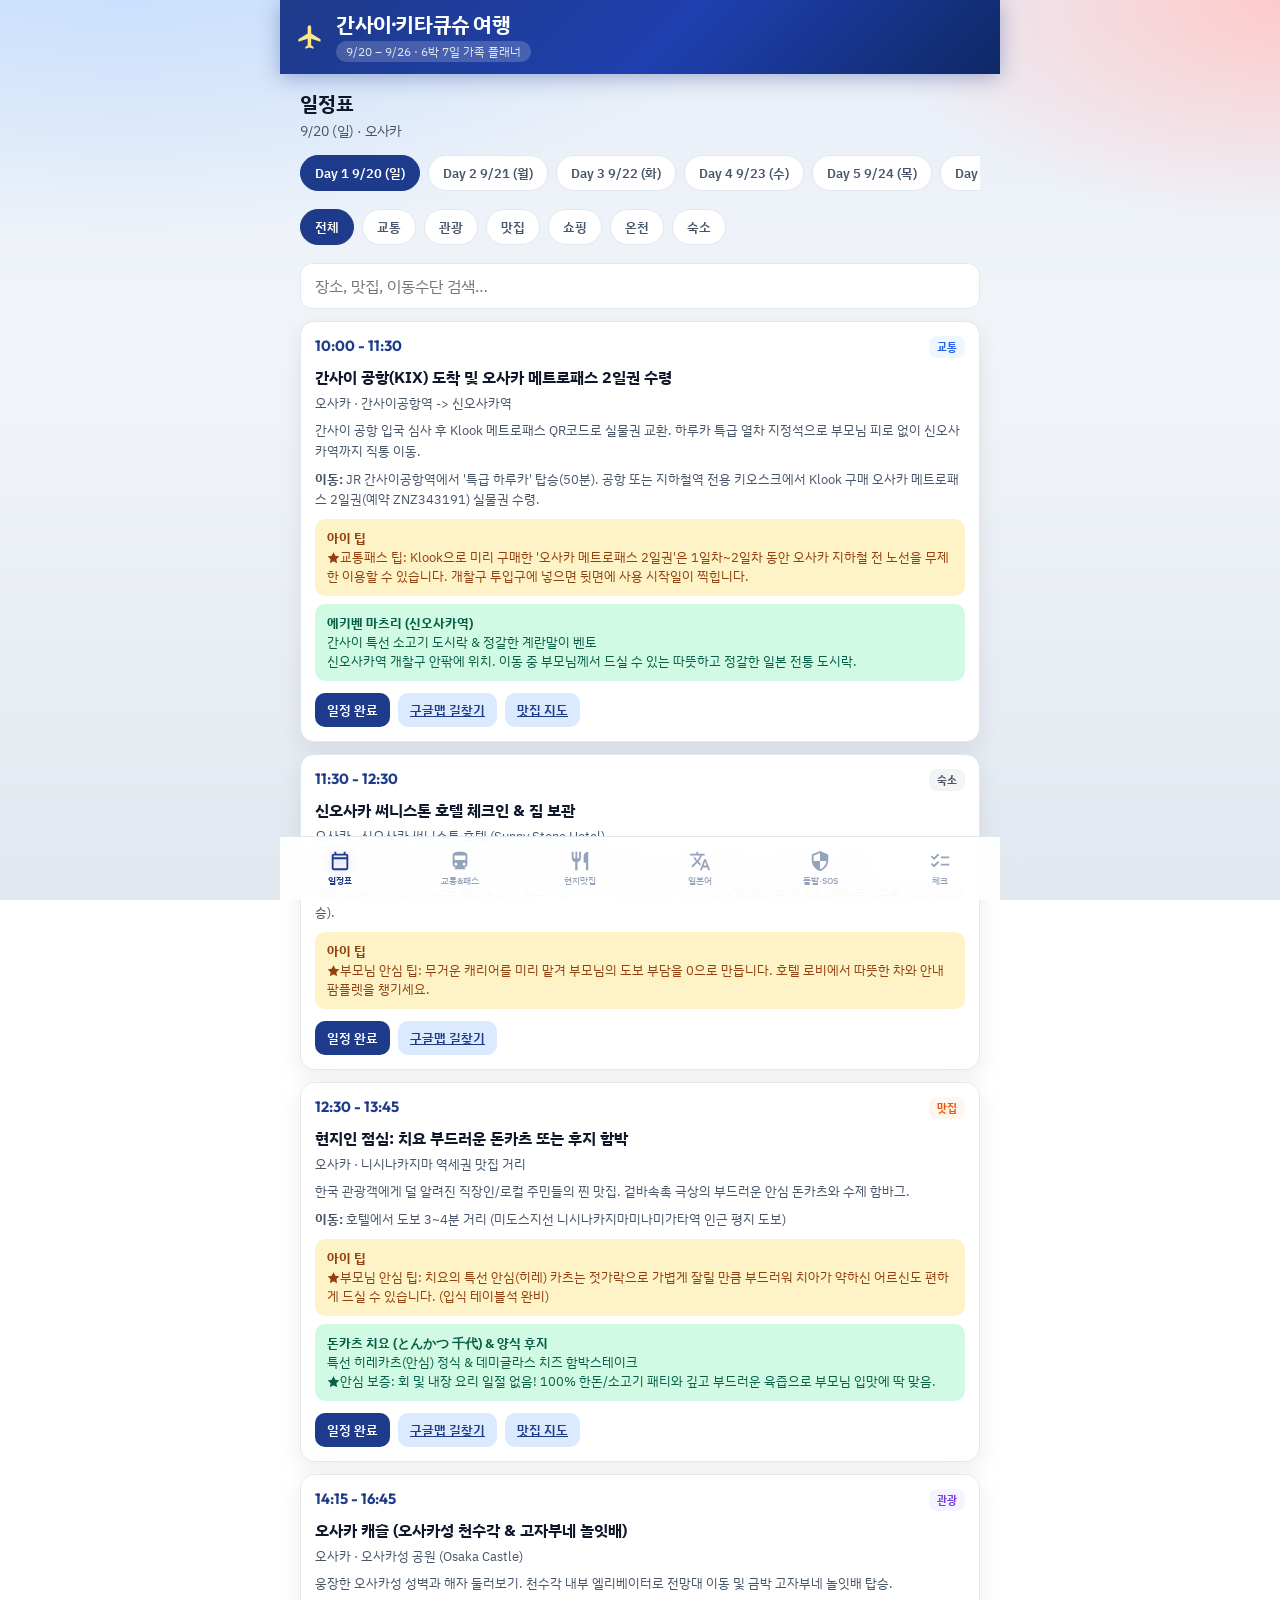
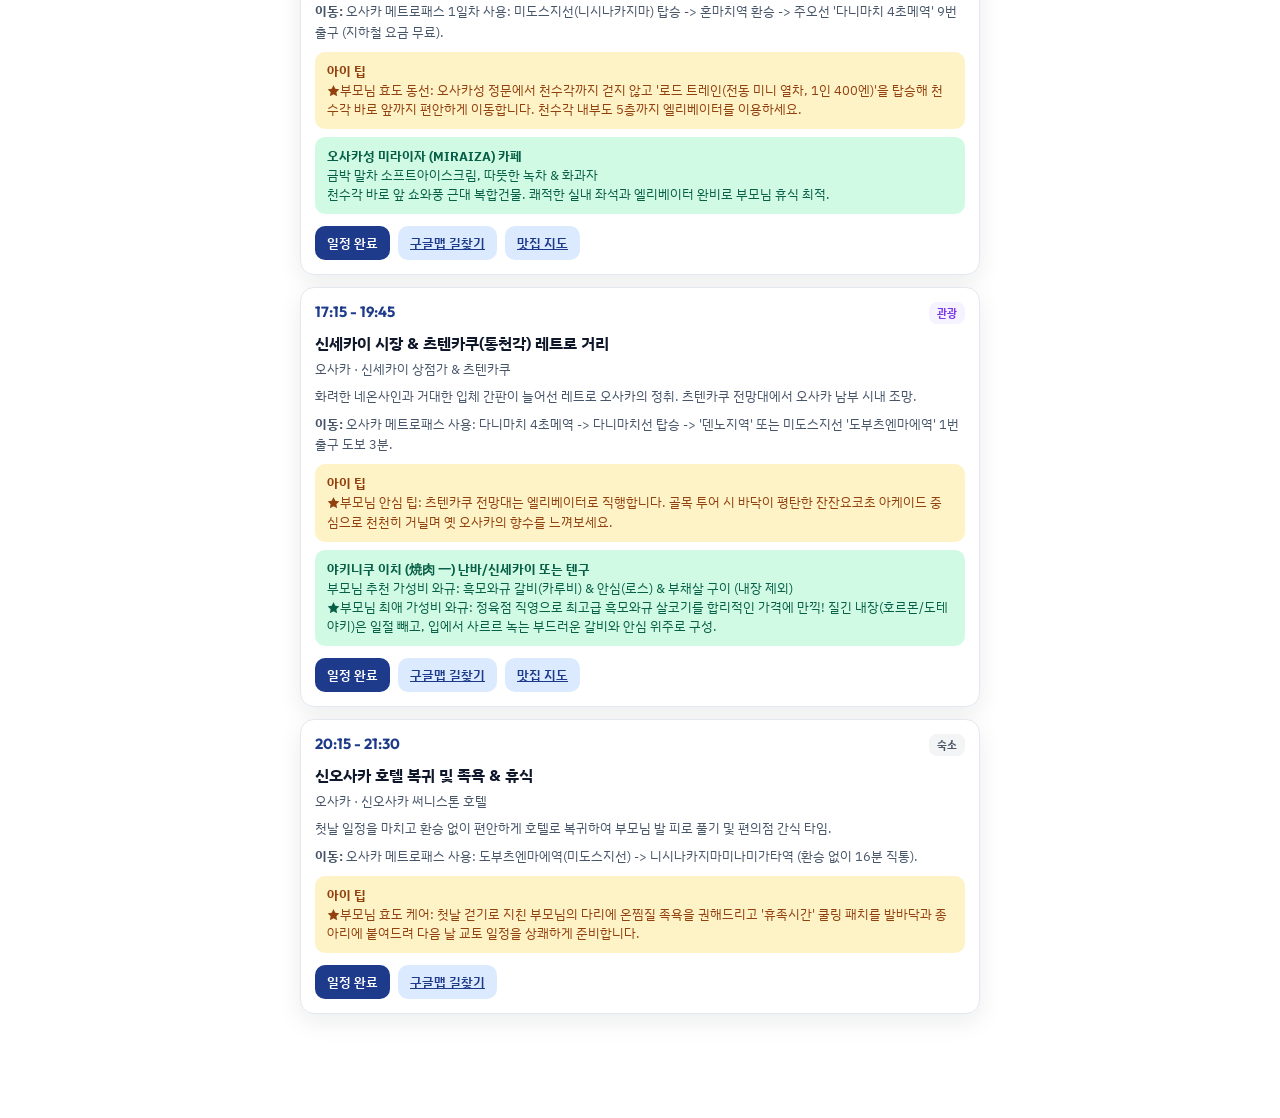
<file: docs/index.html>
<!DOCTYPE html>
<html lang="ko">
<head>
  <meta charset="UTF-8" />
  <meta name="viewport" content="width=device-width, initial-scale=1, viewport-fit=cover" />
  <meta name="theme-color" content="#1E3A8A" />
  <meta name="description" content="간사이·키타큐슈 가족 여행 플래너 — 일정, 교통, 맛집, SOS, 체크리스트, AI 일본어 학습" />
  <title>간사이·키타큐슈 여행 플래너</title>
  <link rel="preconnect" href="https://fonts.googleapis.com" />
  <link rel="preconnect" href="https://fonts.gstatic.com" crossorigin />
  <link href="https://fonts.googleapis.com/css2?family=IBM+Plex+Sans+KR:wght@400;500;600;700&family=Outfit:wght@600;700;800&display=swap" rel="stylesheet" />
  <link rel="stylesheet" href="./styles.css" />
</head>
<body>
  <div class="app">
    <header class="topbar">
      <div class="topbar-inner">
        <svg class="brand-icon" viewBox="0 0 24 24" aria-hidden="true"><path fill="currentColor" d="M21 16v-2l-8-5V3.5a1.5 1.5 0 0 0-3 0V9l-8 5v2l8-2.5V19l-2 1.5V22l3.5-1 3.5 1v-1.5L13 19v-5.5l8 2.5z"/></svg>
        <div>
          <h1 class="brand">간사이·키타큐슈 여행</h1>
          <p class="brand-sub">9/20 – 9/26 · 6박 7일 가족 플래너</p>
        </div>
      </div>
    </header>

    <main id="main" class="main" aria-live="polite"></main>

    <nav class="bottom-nav" aria-label="주요 메뉴">
      <button type="button" class="nav-btn active" data-tab="schedule" aria-current="page">
        <svg viewBox="0 0 24 24" aria-hidden="true"><path fill="currentColor" d="M19 4h-1V2h-2v2H8V2H6v2H5c-1.1 0-2 .9-2 2v14c0 1.1.9 2 2 2h14c1.1 0 2-.9 2-2V6c0-1.1-.9-2-2-2zm0 16H5V10h14v10zm0-12H5V6h14v2z"/></svg>
        <span>일정표</span>
      </button>
      <button type="button" class="nav-btn" data-tab="transit">
        <svg viewBox="0 0 24 24" aria-hidden="true"><path fill="currentColor" d="M12 2c-4 0-8 .5-8 4v9.5C4 17.43 5.57 19 7.5 19L6 20.5V21h12v-.5L16.5 19c1.93 0 3.5-1.57 3.5-3.5V6c0-3.5-4-4-8-4zM7.5 17c-.83 0-1.5-.67-1.5-1.5S6.67 14 7.5 14s1.5.67 1.5 1.5S8.33 17 7.5 17zm9 0c-.83 0-1.5-.67-1.5-1.5s.67-1.5 1.5-1.5 1.5.67 1.5 1.5-.67 1.5-1.5 1.5zM18 11H6V6h12v5z"/></svg>
        <span>교통&패스</span>
      </button>
      <button type="button" class="nav-btn" data-tab="gourmet">
        <svg viewBox="0 0 24 24" aria-hidden="true"><path fill="currentColor" d="M11 9H9V2H7v7H5V2H3v7c0 2.12 1.66 3.84 3.75 3.97V22h2.5v-9.03C11.34 12.84 13 11.12 13 9V2h-2v7zm5-3v8h2.5v8H21V2c-2.76 0-5 2.24-5 4z"/></svg>
        <span>현지맛집</span>
      </button>
      <button type="button" class="nav-btn" data-tab="japanese">
        <svg viewBox="0 0 24 24" aria-hidden="true"><path fill="currentColor" d="M12.87 15.07l-2.54-2.51.03-.03A17.52 17.52 0 0 0 14.07 6H17V4h-7V2H8v2H1v2h11.17C11.5 7.92 10.44 9.75 9 11.35 8.07 10.32 7.3 9.19 6.69 8h-2c.73 1.63 1.73 3.17 2.98 4.56l-5.09 5.02L4 19l5-5 3.11 3.11.76-2.04zM18.5 10h-2L12 22h2l1.12-3h4.75L21 22h2l-4.5-12zm-2.62 7l1.62-4.33L19.12 17h-3.24z"/></svg>
        <span>일본어</span>
      </button>
      <button type="button" class="nav-btn" data-tab="sos">
        <svg viewBox="0 0 24 24" aria-hidden="true"><path fill="currentColor" d="M12 1L3 5v6c0 5.55 3.84 10.74 9 12 5.16-1.26 9-6.45 9-12V5l-9-4zm0 10.99h7c-.53 4.12-3.28 7.79-7 8.94V12H5V6.3l7-3.11v8.8z"/></svg>
        <span>돌발·SOS</span>
      </button>
      <button type="button" class="nav-btn" data-tab="checklist">
        <svg viewBox="0 0 24 24" aria-hidden="true"><path fill="currentColor" d="M22 7h-9v2h9V7zm0 8h-9v2h9v-2zM5.54 11 2 7.46l1.41-1.41 2.12 2.12 4.24-4.24 1.41 1.41L5.54 11zm0 8L2 15.46l1.41-1.41 2.12 2.12 4.24-4.24 1.41 1.41L5.54 19z"/></svg>
        <span>체크</span>
      </button>
    </nav>
  </div>

  <div id="modal-root"></div>
  <script src="./app.js" type="module"></script>
</body>
</html>
</file>
<file: docs/styles.css>
:root {
  --indigo: #1e3a8a;
  --indigo-soft: #dbeafe;
  --crimson: #dc2626;
  --amber: #d97706;
  --amber-soft: #fef3c7;
  --emerald: #059669;
  --emerald-soft: #d1fae5;
  --surface: #f1f5f9;
  --card: #ffffff;
  --text: #0f172a;
  --text-2: #475569;
  --text-3: #94a3b8;
  --border: #e2e8f0;
  --cat-transit: #2563eb;
  --cat-transit-bg: #eff6ff;
  --cat-sight: #7c3aed;
  --cat-sight-bg: #f5f3ff;
  --cat-gourmet: #ea580c;
  --cat-gourmet-bg: #fff7ed;
  --cat-shop: #db2777;
  --cat-shop-bg: #fdf2f8;
  --cat-onsen: #0d9488;
  --cat-onsen-bg: #f0fdfa;
  --cat-hotel: #4b5563;
  --cat-hotel-bg: #f3f4f6;
  --nav-h: 64px;
  --top-h: 64px;
  --radius: 14px;
  --shadow: 0 8px 24px rgba(15, 23, 42, 0.08);
  --font: "IBM Plex Sans KR", system-ui, sans-serif;
  --display: "Outfit", "IBM Plex Sans KR", sans-serif;
}

*,
*::before,
*::after {
  box-sizing: border-box;
}

html,
body {
  margin: 0;
  min-height: 100%;
  font-family: var(--font);
  color: var(--text);
  background:
    radial-gradient(1200px 600px at 10% -10%, #bfdbfe 0%, transparent 55%),
    radial-gradient(900px 500px at 100% 0%, #fecaca 0%, transparent 45%),
    linear-gradient(180deg, #e8eef8 0%, var(--surface) 40%, #e2e8f0 100%);
  background-attachment: fixed;
}

body {
  -webkit-font-smoothing: antialiased;
}

.app {
  max-width: 720px;
  margin: 0 auto;
  min-height: 100dvh;
  display: flex;
  flex-direction: column;
  position: relative;
}

.topbar {
  position: sticky;
  top: 0;
  z-index: 40;
  background: linear-gradient(135deg, #1e3a8a 0%, #1e40af 55%, #0f2865 100%);
  color: #fff;
  padding: 12px 16px calc(12px + env(safe-area-inset-top));
  box-shadow: 0 4px 20px rgba(30, 58, 138, 0.35);
}

.topbar-inner {
  display: flex;
  align-items: center;
  gap: 12px;
}

.brand-icon {
  width: 28px;
  height: 28px;
  color: #fde68a;
  flex-shrink: 0;
}

.brand {
  margin: 0;
  font-family: var(--display);
  font-size: 1.15rem;
  font-weight: 700;
  letter-spacing: -0.02em;
  line-height: 1.2;
}

.brand-sub {
  margin: 4px 0 0;
  display: inline-block;
  padding: 2px 10px;
  border-radius: 999px;
  background: rgba(255, 255, 255, 0.18);
  font-size: 0.72rem;
  color: #e2e8f0;
}

.main {
  flex: 1;
  padding: 16px 14px calc(var(--nav-h) + 28px + env(safe-area-inset-bottom));
}

.bottom-nav {
  position: fixed;
  left: 50%;
  transform: translateX(-50%);
  bottom: 0;
  width: min(720px, 100%);
  height: calc(var(--nav-h) + env(safe-area-inset-bottom));
  padding-bottom: env(safe-area-inset-bottom);
  display: grid;
  grid-template-columns: repeat(5, 1fr);
  background: rgba(255, 255, 255, 0.92);
  backdrop-filter: blur(12px);
  border-top: 1px solid var(--border);
  z-index: 50;
}

.nav-btn {
  border: 0;
  background: transparent;
  color: var(--text-3);
  display: flex;
  flex-direction: column;
  align-items: center;
  justify-content: center;
  gap: 2px;
  font-family: inherit;
  font-size: 0.65rem;
  font-weight: 500;
  cursor: pointer;
  padding: 8px 2px;
}

.nav-btn svg {
  width: 22px;
  height: 22px;
}

.nav-btn.active {
  color: var(--indigo);
  font-weight: 700;
}

.nav-btn.active svg {
  filter: drop-shadow(0 2px 4px rgba(30, 58, 138, 0.25));
}

.panel-title {
  margin: 0 0 4px;
  font-family: var(--display);
  font-size: 1.25rem;
  font-weight: 700;
}

.panel-desc {
  margin: 0 0 14px;
  color: var(--text-2);
  font-size: 0.88rem;
  line-height: 1.45;
}

.chip-row {
  display: flex;
  gap: 8px;
  overflow-x: auto;
  padding-bottom: 10px;
  margin-bottom: 8px;
  scrollbar-width: none;
}

.chip-row::-webkit-scrollbar {
  display: none;
}

.chip {
  border: 1px solid var(--border);
  background: #fff;
  color: var(--text-2);
  border-radius: 999px;
  padding: 8px 14px;
  font-size: 0.8rem;
  font-weight: 600;
  white-space: nowrap;
  cursor: pointer;
  font-family: inherit;
  transition: transform 0.15s ease, background 0.15s ease, color 0.15s ease;
}

.chip:hover {
  transform: translateY(-1px);
}

.chip.active {
  background: var(--indigo);
  border-color: var(--indigo);
  color: #fff;
}

.search {
  width: 100%;
  border: 1px solid var(--border);
  border-radius: 12px;
  padding: 11px 14px;
  font: inherit;
  margin-bottom: 12px;
  background: #fff;
}

.card {
  background: var(--card);
  border: 1px solid var(--border);
  border-radius: var(--radius);
  padding: 14px;
  margin-bottom: 12px;
  box-shadow: var(--shadow);
  animation: rise 0.35s ease both;
}

@keyframes rise {
  from {
    opacity: 0;
    transform: translateY(8px);
  }
  to {
    opacity: 1;
    transform: none;
  }
}

.card.done {
  opacity: 0.72;
}

.card-top {
  display: flex;
  justify-content: space-between;
  align-items: flex-start;
  gap: 10px;
  margin-bottom: 8px;
}

.time {
  font-family: var(--display);
  font-weight: 700;
  color: var(--indigo);
  font-size: 0.92rem;
}

.badge {
  display: inline-block;
  border-radius: 8px;
  padding: 3px 8px;
  font-size: 0.7rem;
  font-weight: 700;
}

.badge.교통 { background: var(--cat-transit-bg); color: var(--cat-transit); }
.badge.관광 { background: var(--cat-sight-bg); color: var(--cat-sight); }
.badge.맛집 { background: var(--cat-gourmet-bg); color: var(--cat-gourmet); }
.badge.쇼핑 { background: var(--cat-shop-bg); color: var(--cat-shop); }
.badge.온천 { background: var(--cat-onsen-bg); color: var(--cat-onsen); }
.badge.숙소 { background: var(--cat-hotel-bg); color: var(--cat-hotel); }

.card h3 {
  margin: 0 0 6px;
  font-size: 1.02rem;
  line-height: 1.35;
}

.meta {
  color: var(--text-2);
  font-size: 0.82rem;
  margin: 0 0 8px;
}

.tip {
  background: var(--amber-soft);
  color: #92400e;
  border-radius: 10px;
  padding: 10px 12px;
  font-size: 0.82rem;
  line-height: 1.45;
  margin-top: 10px;
}

.safe {
  background: var(--emerald-soft);
  color: #065f46;
  border-radius: 10px;
  padding: 10px 12px;
  font-size: 0.82rem;
  line-height: 1.45;
  margin-top: 8px;
}

.muted {
  color: var(--text-2);
  font-size: 0.84rem;
  line-height: 1.5;
  margin: 0;
}

.actions {
  display: flex;
  gap: 8px;
  margin-top: 12px;
  flex-wrap: wrap;
}

.btn {
  border: 0;
  border-radius: 10px;
  padding: 8px 12px;
  font: inherit;
  font-size: 0.8rem;
  font-weight: 600;
  cursor: pointer;
}

.btn-primary {
  background: var(--indigo);
  color: #fff;
}

.btn-ghost {
  background: var(--indigo-soft);
  color: var(--indigo);
}

.btn-danger {
  background: #fee2e2;
  color: var(--crimson);
}

.hero-banner {
  background: linear-gradient(135deg, #0f2865, #1e3a8a 40%, #b91c1c);
  color: #fff;
  border-radius: var(--radius);
  padding: 18px 16px;
  margin-bottom: 14px;
  box-shadow: var(--shadow);
}

.hero-banner h2 {
  margin: 0 0 6px;
  font-family: var(--display);
  font-size: 1.15rem;
}

.hero-banner p {
  margin: 0;
  opacity: 0.9;
  font-size: 0.86rem;
  line-height: 1.45;
}

.step-list {
  margin: 10px 0 0;
  padding-left: 18px;
  color: var(--text-2);
  font-size: 0.86rem;
  line-height: 1.55;
}

.pass-grid {
  display: grid;
  gap: 10px;
}

.pass-item {
  background: #fff;
  border: 1px solid var(--border);
  border-radius: 12px;
  padding: 12px;
}

.pass-item strong {
  display: block;
  margin-bottom: 4px;
  color: var(--indigo);
}

.check-item {
  display: flex;
  align-items: flex-start;
  gap: 10px;
  background: #fff;
  border: 1px solid var(--border);
  border-radius: 12px;
  padding: 12px;
  margin-bottom: 8px;
  cursor: pointer;
}

.check-item input {
  margin-top: 3px;
  width: 18px;
  height: 18px;
  accent-color: var(--indigo);
}

.check-item.checked span {
  text-decoration: line-through;
  color: var(--text-3);
}

.section-label {
  font-size: 0.78rem;
  font-weight: 700;
  color: var(--text-3);
  text-transform: none;
  letter-spacing: 0.02em;
  margin: 16px 0 8px;
}

.subtabs {
  display: grid;
  grid-template-columns: repeat(2, 1fr);
  gap: 8px;
  margin-bottom: 12px;
}

.subtab {
  border: 1px solid var(--border);
  background: #fff;
  border-radius: 10px;
  padding: 10px;
  font: inherit;
  font-size: 0.8rem;
  font-weight: 600;
  color: var(--text-2);
  cursor: pointer;
}

.subtab.active {
  background: var(--indigo);
  border-color: var(--indigo);
  color: #fff;
}

.link-card {
  display: block;
  text-decoration: none;
  color: inherit;
}

.link-card:hover h3 {
  color: var(--indigo);
}

.phrase-card {
  cursor: pointer;
}

.phrase-card .ja {
  font-size: 1.05rem;
  font-weight: 700;
  margin: 6px 0;
  line-height: 1.4;
}

.flash {
  position: fixed;
  inset: 0;
  background: rgba(15, 23, 42, 0.72);
  z-index: 80;
  display: flex;
  align-items: center;
  justify-content: center;
  padding: 20px;
  animation: fade 0.2s ease;
}

@keyframes fade {
  from { opacity: 0; }
  to { opacity: 1; }
}

.flash-card {
  width: min(520px, 100%);
  background: #fff;
  border-radius: 18px;
  padding: 24px 20px;
  text-align: center;
  box-shadow: 0 20px 60px rgba(0, 0, 0, 0.3);
}

.flash-card .ko {
  color: var(--text-2);
  font-size: 0.95rem;
  margin-bottom: 12px;
}

.flash-card .ja-big {
  font-size: clamp(1.4rem, 5vw, 2rem);
  font-weight: 800;
  line-height: 1.35;
  margin: 0 0 10px;
  color: var(--indigo);
}

.flash-card .pron {
  color: var(--crimson);
  font-weight: 600;
  margin-bottom: 16px;
}

.empty {
  text-align: center;
  color: var(--text-3);
  padding: 40px 12px;
}

@media (min-width: 768px) {
  .main {
    padding-left: 20px;
    padding-right: 20px;
  }

  .brand {
    font-size: 1.3rem;
  }
}

.bottom-nav {
  grid-template-columns: repeat(6, 1fr);
}

.nav-btn span {
  font-size: 0.58rem;
}

.ja-mode-tabs {
  display: grid;
  grid-template-columns: repeat(3, 1fr);
  gap: 8px;
  margin-bottom: 12px;
}

.loading-line {
  padding: 16px;
  color: var(--text-2);
  font-size: 0.9rem;
}

.quiz-choice {
  display: block;
  width: 100%;
  text-align: left;
  border: 1px solid var(--border);
  background: #fff;
  border-radius: 12px;
  padding: 12px;
  margin-bottom: 8px;
  font: inherit;
  cursor: pointer;
}

.quiz-choice.correct {
  border-color: var(--emerald);
  background: var(--emerald-soft);
}

.quiz-choice.wrong {
  border-color: var(--crimson);
  background: #fee2e2;
}

.coach-box {
  width: 100%;
  min-height: 88px;
  border: 1px solid var(--border);
  border-radius: 12px;
  padding: 12px;
  font: inherit;
  resize: vertical;
}

.ja-big {
  font-size: 1.25rem;
  font-weight: 800;
  color: var(--indigo);
  line-height: 1.4;
  margin: 6px 0;
}
</file>
